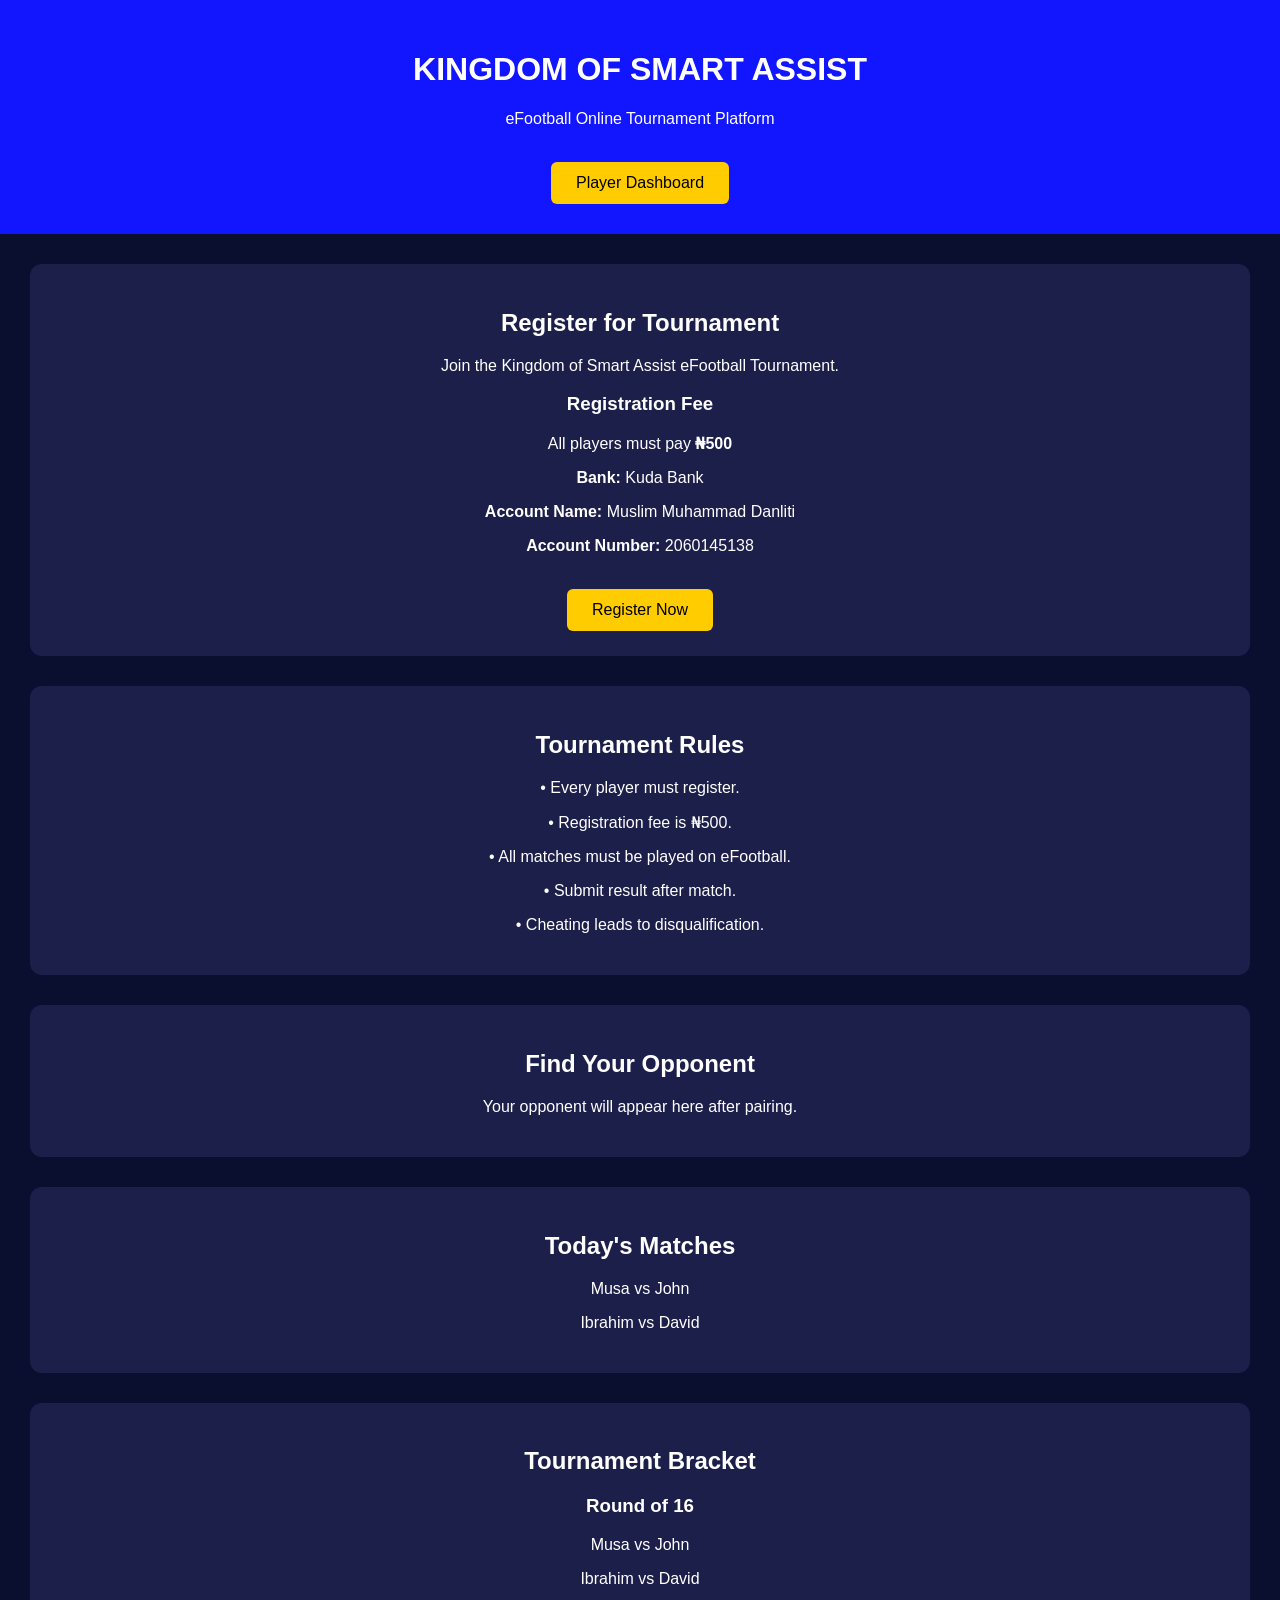
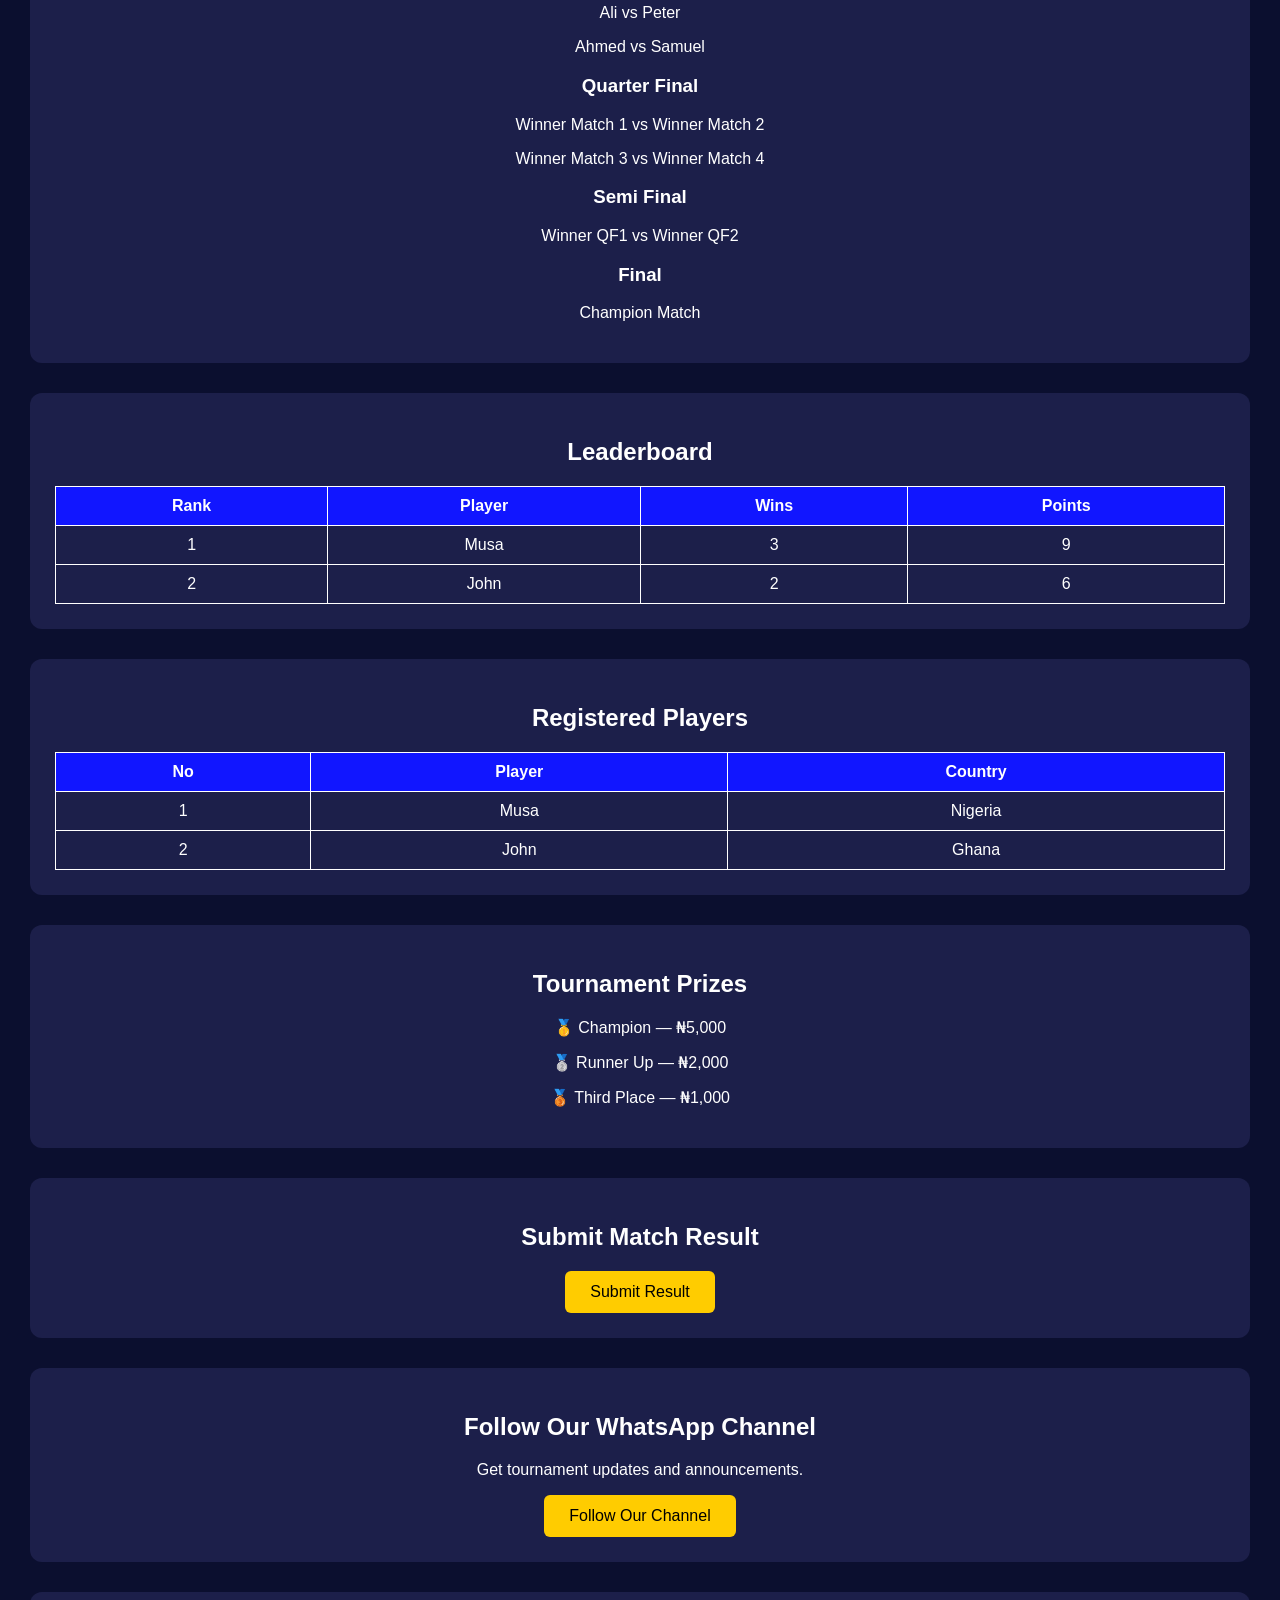
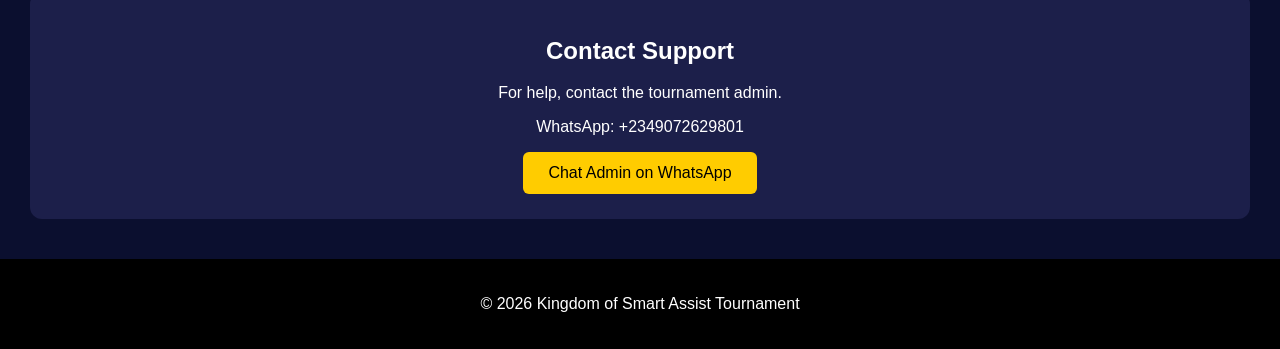
<file: index.html>
<!DOCTYPE html>
<html>

<head>

<title>KINGDOM OF SMART ASSIST</title>

<style>

body{
font-family:Arial;
margin:0;
background:#0b0f2f;
color:white;
text-align:center;
}

header{
background:#1116ff;
padding:30px;
}

section{
margin:30px;
padding:25px;
background:#1c1f4a;
border-radius:12px;
}

button{
background:#ffcc00;
padding:12px 25px;
border:none;
border-radius:6px;
font-size:16px;
cursor:pointer;
}

button:hover{
background:#ffaa00;
}

table{
width:100%;
border-collapse:collapse;
margin-top:20px;
}

td,th{
border:1px solid white;
padding:10px;
}

th{
background:#1116ff;
}

footer{
background:#000;
padding:20px;
margin-top:40px;
}

</style>

</head>

<body>

<header>

<h1>KINGDOM OF SMART ASSIST</h1>
<p>eFootball Online Tournament Platform</p>

<br>

<a href="dashboard.html">
<button>Player Dashboard</button>
</a>

</header>


<section>

<h2>Register for Tournament</h2>

<p>Join the Kingdom of Smart Assist eFootball Tournament.</p>

<h3>Registration Fee</h3>

<p>All players must pay <b>₦500</b></p>

<p><b>Bank:</b> Kuda Bank</p>
<p><b>Account Name:</b> Muslim Muhammad Danliti</p>
<p><b>Account Number:</b> 2060145138</p>

<br>

<a href="https://docs.google.com/forms/d/e/1FAIpQLScv57l2EF4gtd5MnsnqKYrWPXluDpFm6tV4e3GKCaAycMuKdA/viewform" target="_blank">
<button>Register Now</button>
</a>

</section>


<section>

<h2>Tournament Rules</h2>

<p>• Every player must register.</p>
<p>• Registration fee is ₦500.</p>
<p>• All matches must be played on eFootball.</p>
<p>• Submit result after match.</p>
<p>• Cheating leads to disqualification.</p>

</section>


<section>

<h2>Find Your Opponent</h2>

<p>Your opponent will appear here after pairing.</p>

</section>


<section>

<h2>Today's Matches</h2>

<p>Musa vs John</p>
<p>Ibrahim vs David</p>

</section>


<section>

<h2>Tournament Bracket</h2>

<h3>Round of 16</h3>

<p>Musa vs John</p>
<p>Ibrahim vs David</p>
<p>Ali vs Peter</p>
<p>Ahmed vs Samuel</p>

<h3>Quarter Final</h3>

<p>Winner Match 1 vs Winner Match 2</p>
<p>Winner Match 3 vs Winner Match 4</p>

<h3>Semi Final</h3>

<p>Winner QF1 vs Winner QF2</p>

<h3>Final</h3>

<p>Champion Match</p>

</section>


<section>

<h2>Leaderboard</h2>

<table>

<tr>
<th>Rank</th>
<th>Player</th>
<th>Wins</th>
<th>Points</th>
</tr>

<tr>
<td>1</td>
<td>Musa</td>
<td>3</td>
<td>9</td>
</tr>

<tr>
<td>2</td>
<td>John</td>
<td>2</td>
<td>6</td>
</tr>

</table>

</section>


<section>

<h2>Registered Players</h2>

<table>

<tr>
<th>No</th>
<th>Player</th>
<th>Country</th>
</tr>

<tr>
<td>1</td>
<td>Musa</td>
<td>Nigeria</td>
</tr>

<tr>
<td>2</td>
<td>John</td>
<td>Ghana</td>
</tr>

</table>

</section>


<section>

<h2>Tournament Prizes</h2>

<p>🥇 Champion — ₦5,000</p>
<p>🥈 Runner Up — ₦2,000</p>
<p>🥉 Third Place — ₦1,000</p>

</section>


<section>

<h2>Submit Match Result</h2>

<a href="https://forms.gle/qxsacXupDPFLQjei9" target="_blank">
<button>Submit Result</button>
</a>

</section>


<section>

<h2>Follow Our WhatsApp Channel</h2>

<p>Get tournament updates and announcements.</p>

<a href="https://whatsapp.com/channel/0029Vb700HwDeOMyGOcR6Q1q" target="_blank">
<button>Follow Our Channel</button>
</a>

</section>


<section>

<h2>Contact Support</h2>

<p>For help, contact the tournament admin.</p>

<p>WhatsApp: +2349072629801</p>

<a href="https://wa.me/2349072629801" target="_blank">
<button>Chat Admin on WhatsApp</button>
</a>

</section>


<footer>

<p>© 2026 Kingdom of Smart Assist Tournament</p>

</footer>


</body>

</html>
</file>
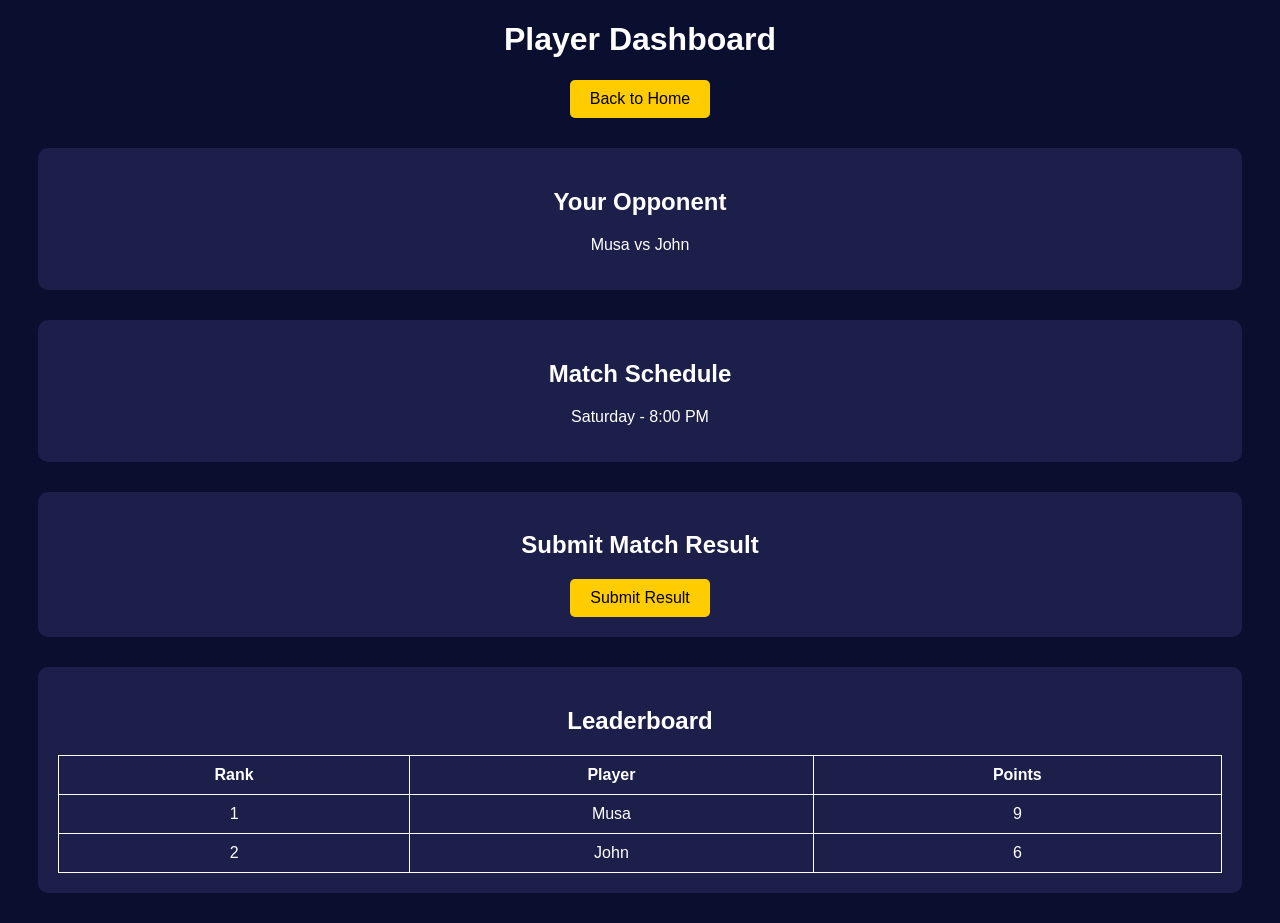
<file: dashboard.html>
<!DOCTYPE html><html>
<head>
<title>Player Dashboard - Kingdom of Smart Assist</title><style>

body{
font-family: Arial;
background:#0b0f2f;
color:white;
text-align:center;
}

section{
margin:30px;
padding:20px;
background:#1c1f4a;
border-radius:10px;
}

button{
background:#ffcc00;
padding:10px 20px;
border:none;
border-radius:5px;
font-size:16px;
cursor:pointer;
}

table{
width:100%;
margin-top:20px;
border-collapse:collapse;
}

td,th{
border:1px solid white;
padding:10px;
}

</style></head><body><h1>Player Dashboard</h1><a href="index.html">
<button>Back to Home</button>
</a><section><h2>Your Opponent</h2><p>Musa vs John</p></section><section><h2>Match Schedule</h2><p>Saturday - 8:00 PM</p></section><section><h2>Submit Match Result</h2><a href="https://forms.gle/qxsacXupDPFLQjei9" target="_blank">
<button>Submit Result</button>
</a></section><section><h2>Leaderboard</h2><table><tr>
<th>Rank</th>
<th>Player</th>
<th>Points</th>
</tr><tr>
<td>1</td>
<td>Musa</td>
<td>9</td>
</tr><tr>
<td>2</td>
<td>John</td>
<td>6</td>
</tr></table></section></body>
</html>
</file>
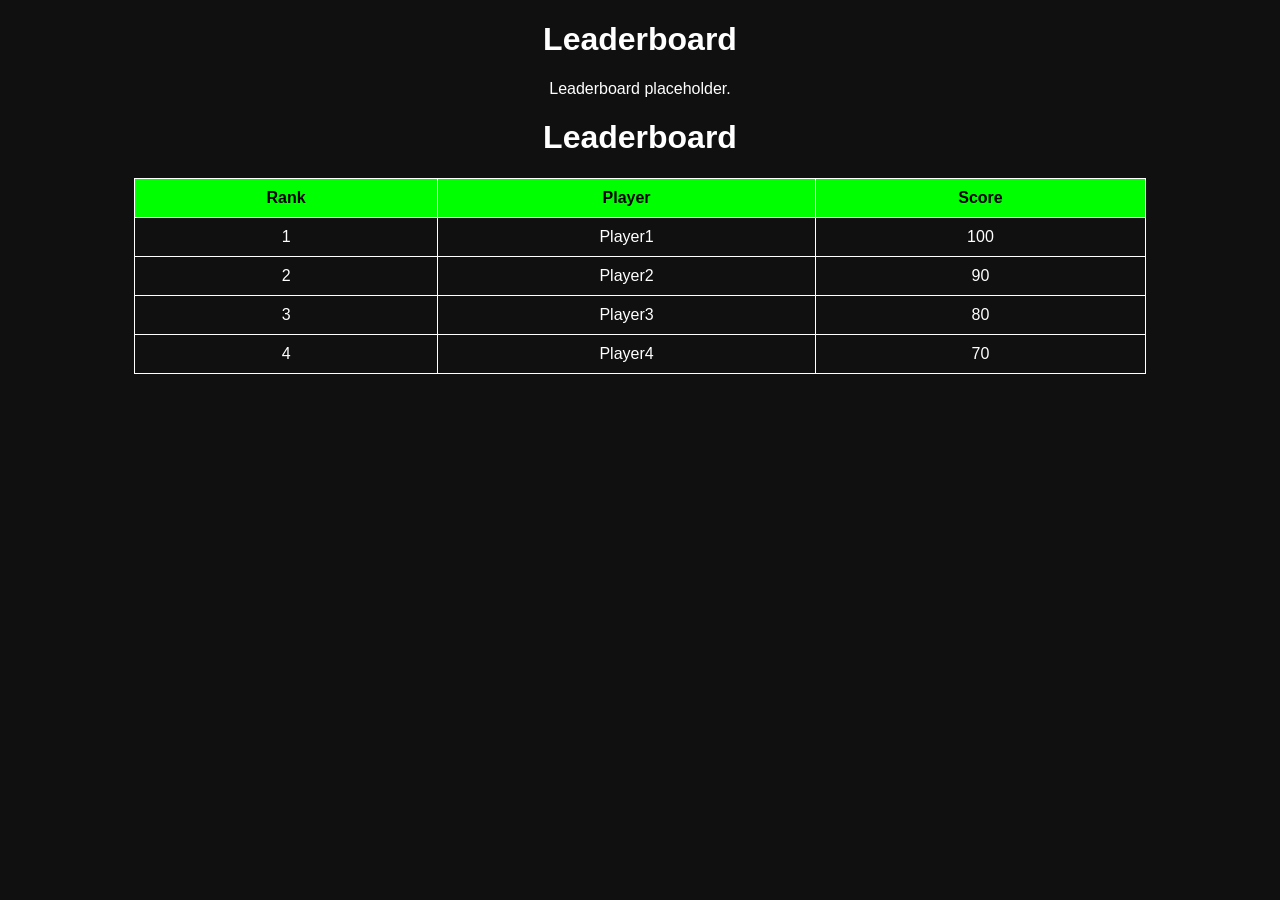
<file: leaderboard.html>
<!DOCTYPE html>
<html>
<head>
<title>Leaderboard</title>
</head>
<body style="text-align:center; background:#101010; color:white;">
<h1>Leaderboard</h1>
<p>Leaderboard placeholder.</p>
</body>
</html>                                    <!DOCTYPE html>
<html>
<head>
<title>Leaderboard</title>
<style>
body { font-family: Arial; background:#101010; color:white; text-align:center;}
table { margin:auto; border-collapse: collapse; width:80%;}
th, td { border:1px solid white; padding:10px;}
th { background:#00ff00; color:black;}
</style>
</head>
<body>

<h1>Leaderboard</h1>

<table>
<tr>
<th>Rank</th>
<th>Player</th>
<th>Score</th>
</tr>
<tr><td>1</td><td>Player1</td><td>100</td></tr>
<tr><td>2</td><td>Player2</td><td>90</td></tr>
<tr><td>3</td><td>Player3</td><td>80</td></tr>
<tr><td>4</td><td>Player4</td><td>70</td></tr>
</table>

</body>
</html>
</file>
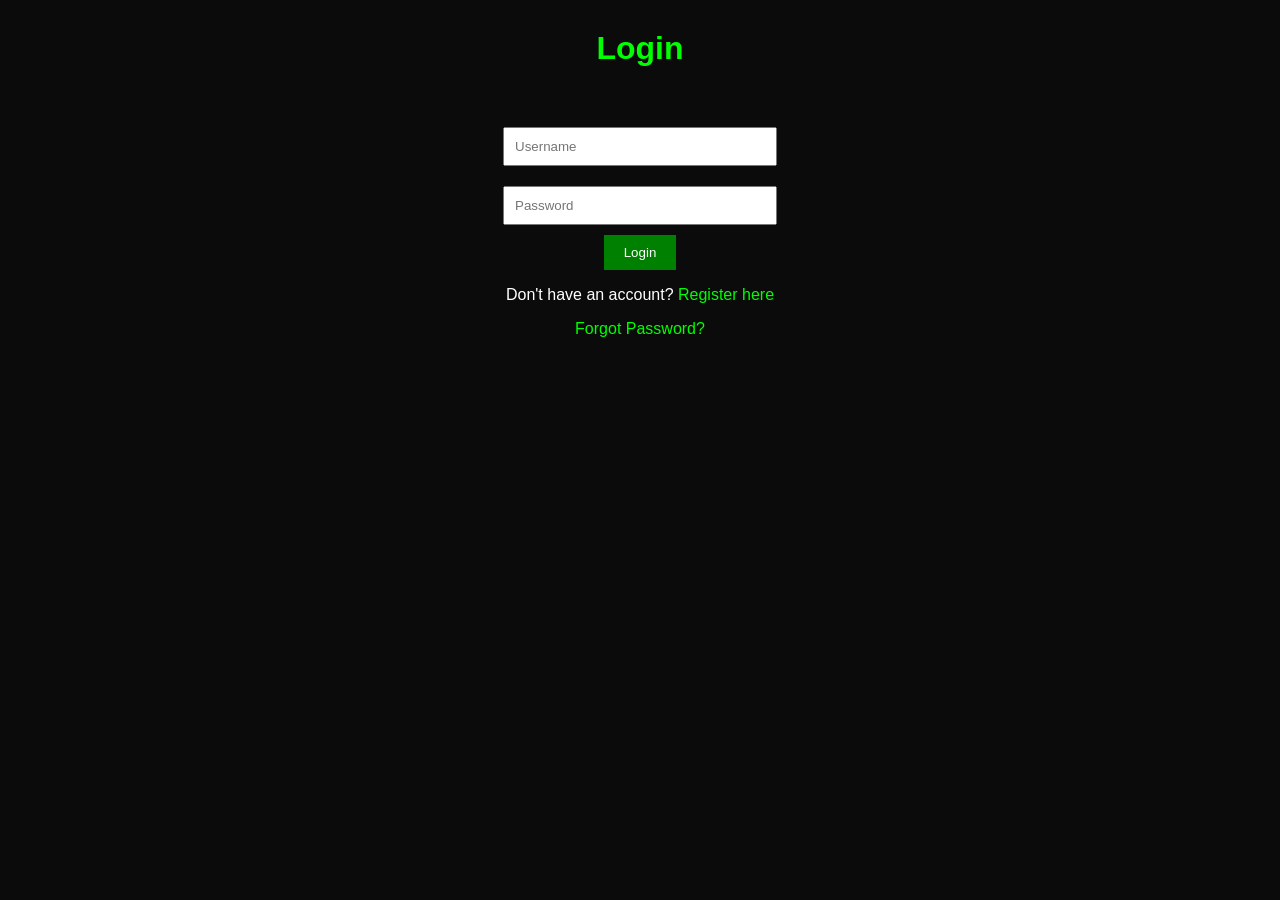
<file: login.html>
<!DOCTYPE html>
<html>
<head>
  <title>Login - KINGDOM OF SMART ASSIST</title>
  <style>
    body { font-family: Arial; background: #0b0b0b; color: white; text-align:center; }
    h1 { color: #00ff00; margin-top:30px; }
    input { padding:10px; margin:10px; width:250px; }
    button { padding:10px 20px; background: green; color:white; border:none; cursor:pointer; }
    a { color: #00ff00; text-decoration: none; }
    .form-box { margin-top:50px; }
  </style>
</head>
<body>
  <h1>Login</h1>
  
  <div class="form-box">
    <input type="text" placeholder="Username" id="loginUser"><br>
    <input type="password" placeholder="Password" id="loginPass"><br>
    <button onclick="login()">Login</button>
  </div>

  <p id="message"></p>
  <p>Don't have an account? <a href="register.html">Register here</a></p>
  <p><a href="#" onclick="forgotPassword()">Forgot Password?</a></p>

  <script>
    let users = JSON.parse(localStorage.getItem("users") || "{}");

    function login() {
      let user = document.getElementById("loginUser").value.trim();
      let pass = document.getElementById("loginPass").value.trim();

      if(users[user] && users[user].password === pass){
        document.getElementById("message").innerHTML = "Login successful! Welcome, " + user;
      } else {
        document.getElementById("message").innerHTML = "Invalid username or password!";
      }
    }

    function forgotPassword() {
      let user = prompt("Enter your username to recover password:");
      if(users[user]){
        alert("Your password is: " + users[user].password);
      } else {
        alert("Username not found!");
      }
    }
  </script>
</body>
</html>
</file>
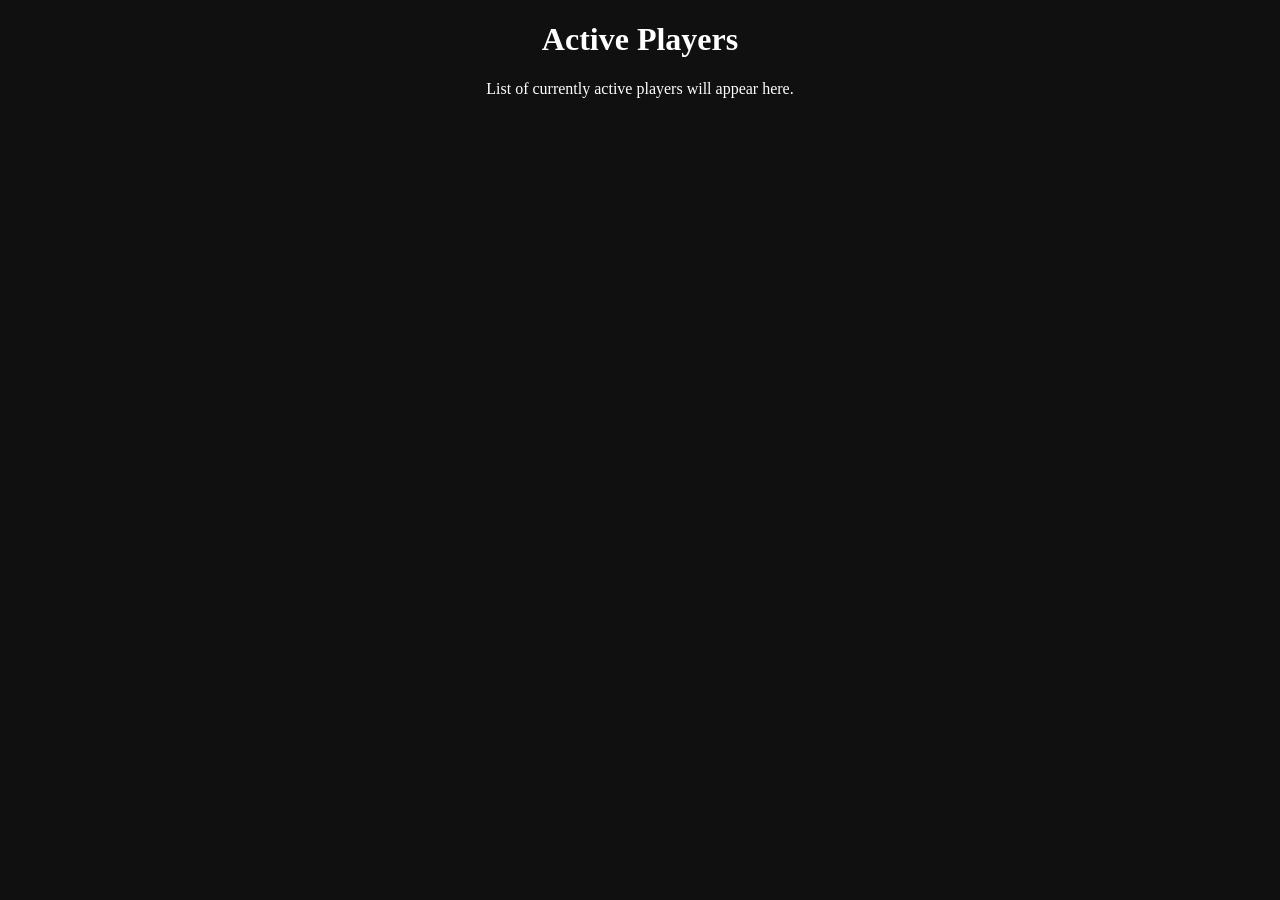
<file: players.html>
<!DOCTYPE html>
<html>
<head>
<title>Active Players</title>
</head>
<body style="text-align:center; background:#101010; color:white;">
<h1>Active Players</h1>
<p>List of currently active players will appear here.</p>
</body>
</html>
</file>
